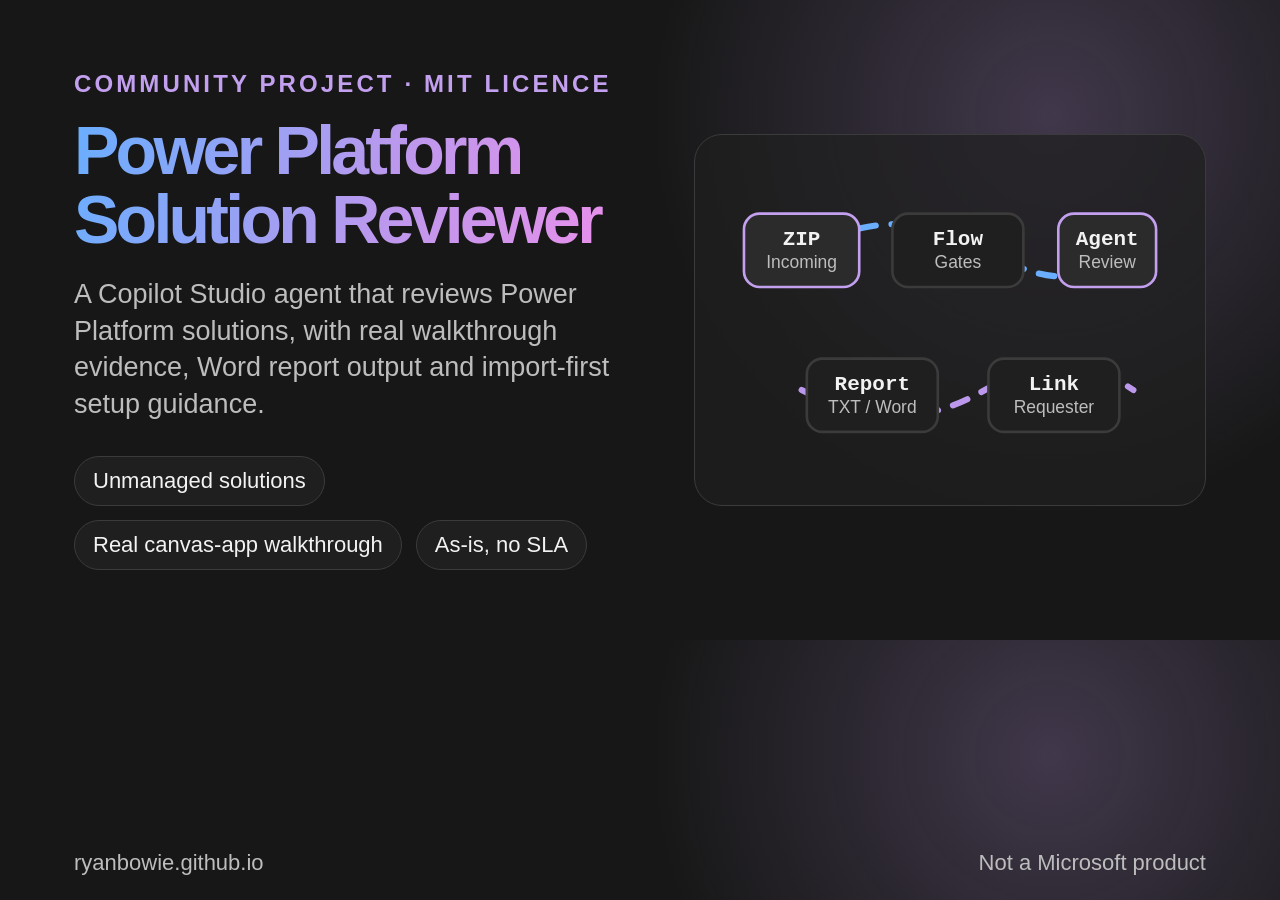
<file: og.html>
<!doctype html>
<html lang="en-GB" data-theme="dark">
<head>
<meta charset="utf-8">
<meta name="viewport" content="width=device-width, initial-scale=1">
<title>Power Platform Solution Reviewer OG card</title>
<style>
:root { --cp-bg:#171717; --cp-surface:#1f1f1f; --cp-border:#3b3b3b; --cp-text:#f2f2f2; --cp-text-muted:#bdbdbd; --cp-accent:#c3a0ef; --cp-link:#80baff; --cp-chart-blue:#69aeff; --cp-chart-purple:#bc98ed; --cp-chart-magenta:#ed8fea; }
* { box-sizing: border-box; }
body { margin:0; width:1280px; height:640px; overflow:hidden; background: radial-gradient(circle at 82% 18%, rgba(195,160,239,.24), transparent 34%), var(--cp-bg); color:var(--cp-text); font-family:"Segoe UI", Aptos, Calibri, sans-serif; }
.card { width:100%; height:100%; padding:50px 74px; display:grid; grid-template-columns:1.05fr .95fr; gap:54px; align-items:center; }
.kicker { color:var(--cp-accent); text-transform:uppercase; letter-spacing:.13em; font-weight:750; font-size:24px; }
h1 { margin:18px 0 22px; font-size:68px; line-height:1.02; letter-spacing:-.055em; background:linear-gradient(105deg,var(--cp-chart-blue),var(--cp-chart-purple) 56%,var(--cp-chart-magenta)); -webkit-background-clip:text; background-clip:text; color:transparent; }
p { margin:0; color:var(--cp-text-muted); font-size:27px; line-height:1.35; }
.facts { display:flex; gap:14px; margin-top:34px; flex-wrap:wrap; }
.facts span { border:1px solid var(--cp-border); background:var(--cp-surface); color:var(--cp-text); border-radius:999px; padding:11px 18px; font-size:22px; }
.diagram { border:1px solid var(--cp-border); border-radius:28px; padding:28px; background:rgba(31,31,31,.72); }
svg { width:100%; height:auto; display:block; }
.node { fill:var(--cp-surface); stroke:var(--cp-border); stroke-width:3; }
.accent { fill:#2b2b2b; stroke:var(--cp-accent); }
.path { fill:none; stroke:var(--cp-chart-purple); stroke-width:7; stroke-linecap:round; stroke-dasharray:18 18; }
.hot { stroke:var(--cp-chart-blue); }
text { fill:var(--cp-text); font:700 24px Consolas,"Courier New",monospace; }
.note { fill:var(--cp-text-muted); font:20px "Segoe UI",sans-serif; }
.footer { position:absolute; left:74px; right:74px; bottom:24px; display:flex; justify-content:space-between; color:var(--cp-text-muted); font-size:22px; }
</style>
</head>
<body><main class="card"><section><div class="kicker">Community project &middot; MIT licence</div><h1>Power Platform Solution Reviewer</h1><p>A Copilot Studio agent that reviews Power Platform solutions, with real walkthrough evidence, Word report output and import-first setup guidance.</p><div class="facts"><span>Unmanaged solutions</span><span>Real canvas-app walkthrough</span><span>As-is, no SLA</span></div></section><section class="diagram" aria-label="Flow diagram"><svg viewBox="0 0 520 360" role="img" aria-labelledby="og-title og-desc"><title id="og-title">Solution review flow</title><desc id="og-desc">Solution package, automation, Copilot Studio review and protected outputs.</desc><path class="path hot" d="M90 100 C170 60 230 60 300 100 S410 140 470 100"/><path class="path" d="M90 260 C170 300 230 300 300 260 S410 220 470 260"/><rect class="node accent" x="24" y="58" width="132" height="84" rx="18"/><text x="90" y="94" text-anchor="middle">ZIP</text><text class="note" x="90" y="120" text-anchor="middle">Incoming</text><rect class="node" x="194" y="58" width="150" height="84" rx="18"/><text x="269" y="94" text-anchor="middle">Flow</text><text class="note" x="269" y="120" text-anchor="middle">Gates</text><rect class="node accent" x="384" y="58" width="112" height="84" rx="18"/><text x="440" y="94" text-anchor="middle">Agent</text><text class="note" x="440" y="120" text-anchor="middle">Review</text><rect class="node" x="96" y="224" width="150" height="84" rx="18"/><text x="171" y="260" text-anchor="middle">Report</text><text class="note" x="171" y="286" text-anchor="middle">TXT / Word</text><rect class="node" x="304" y="224" width="150" height="84" rx="18"/><text x="379" y="260" text-anchor="middle">Link</text><text class="note" x="379" y="286" text-anchor="middle">Requester</text></svg></section></main><div class="footer"><span>ryanbowie.github.io</span><span>Not a Microsoft product</span></div></body></html>
</file>
